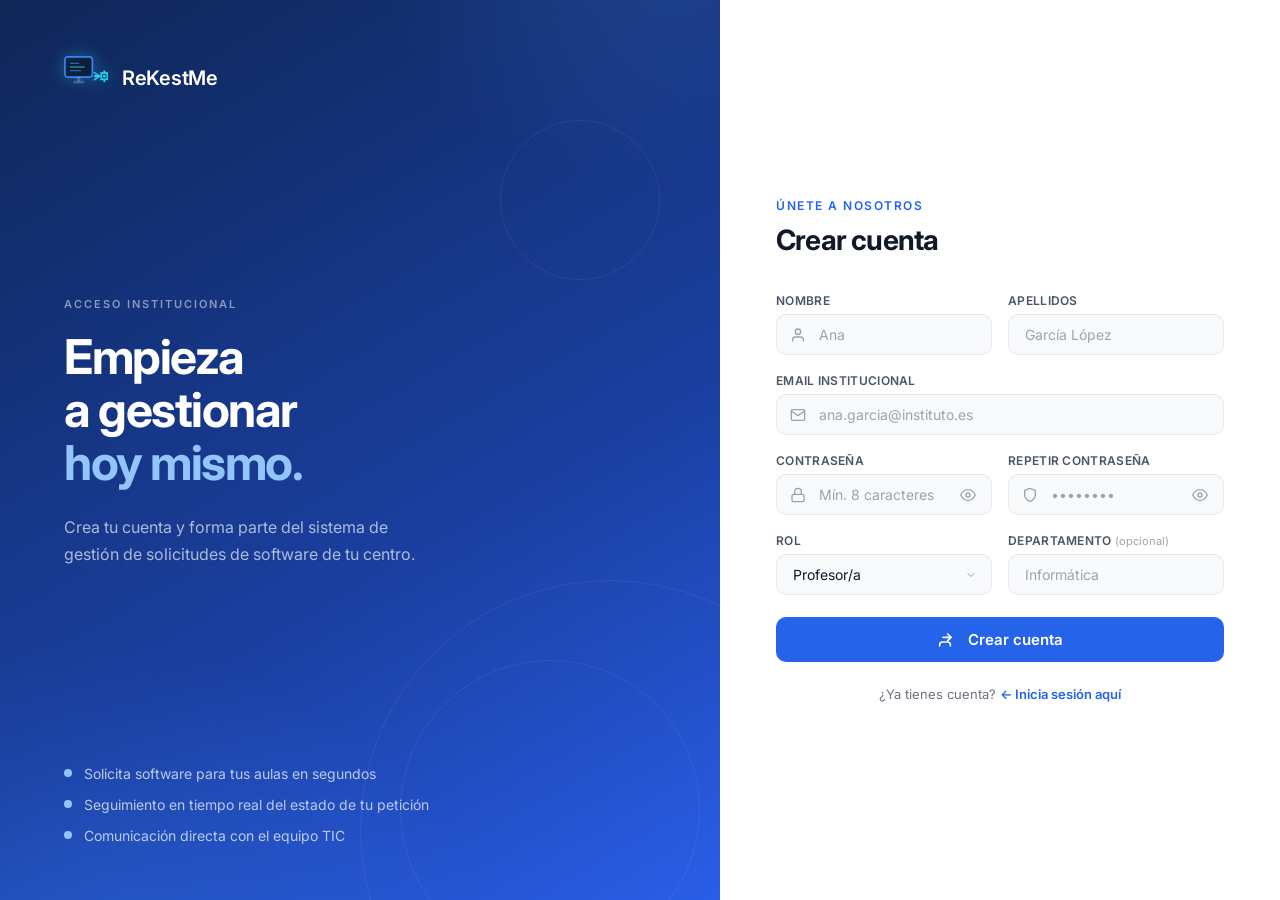
<file: frontend/pages/registro.html>
<!DOCTYPE html>
<html lang="es">
<head>
<meta charset="UTF-8">
<meta name="viewport" content="width=device-width, initial-scale=1.0">
<title>Crear cuenta — ReKestMe</title>
<link rel="icon" type="image/svg+xml" href="../img/logo.svg" />
<link href="https://fonts.googleapis.com/css2?family=Inter:wght@300;400;500;600;700&display=swap" rel="stylesheet">
<style>
  *, *::before, *::after { box-sizing: border-box; margin: 0; padding: 0; }

  :root {
    --blue-900: #0f2657;
    --blue-800: #163580;
    --blue-700: #1a3fa0;
    --blue-600: #1d4ed8;
    --blue-500: #2563eb;
    --blue-400: #3b82f6;
    --blue-100: #dbeafe;
    --blue-50:  #eff6ff;
    --gray-50:  #f9fafb;
    --gray-100: #f3f4f6;
    --gray-200: #e5e7eb;
    --gray-300: #d1d5db;
    --gray-400: #9ca3af;
    --gray-500: #6b7280;
    --gray-600: #4b5563;
    --gray-700: #374151;
    --gray-900: #111827;
    --red-500:  #ef4444;
    --red-100:  #fee2e2;
    --green-500:#22c55e;
    --green-100:#dcfce7;
  }

  html, body {
    height: 100%;
    font-family: 'Inter', sans-serif;
    background: var(--blue-900);
    color: var(--gray-900);
  }

  .page {
    display: flex;
    min-height: 100vh;
    width: 100vw;
  }

  /* LEFT PANEL */
  .panel-left {
    flex: 1;
    background: linear-gradient(150deg, var(--blue-900) 0%, var(--blue-700) 60%, #2a5ee8 100%);
    display: flex;
    flex-direction: column;
    justify-content: space-between;
    padding: 56px 64px;
    position: relative;
    overflow: hidden;
    min-height: 100vh;
  }

  .panel-left::before {
    content: '';
    position: absolute;
    inset: 0;
    background:
      radial-gradient(ellipse 600px 500px at 10% 110%, rgba(59,130,246,0.25) 0%, transparent 70%),
      radial-gradient(ellipse 400px 400px at 90% -10%, rgba(99,160,255,0.15) 0%, transparent 70%);
  }

  .brand {
    display: flex;
    align-items: center;
    gap: 14px;
    position: relative;
    z-index: 1;
  }

  .brand-icon {
    width: 44px; height: 44px;
    background: rgba(255,255,255,0.15);
    border-radius: 12px;
    display: flex; align-items: center; justify-content: center;
    border: 1px solid rgba(255,255,255,0.2);
  }

  .brand-icon svg { width: 24px; height: 24px; }

  .brand-name {
    font-size: 20px;
    font-weight: 600;
    color: #fff;
    letter-spacing: -0.3px;
  }

  .hero { position: relative; z-index: 1; }

  .hero-tagline {
    font-size: 11px;
    font-weight: 600;
    letter-spacing: 2px;
    text-transform: uppercase;
    color: rgba(255,255,255,0.5);
    margin-bottom: 20px;
  }

  .hero-title {
    font-size: 48px;
    font-weight: 700;
    line-height: 1.1;
    color: #fff;
    letter-spacing: -1.5px;
    margin-bottom: 24px;
  }

  .hero-title span { color: #93c5fd; }

  .hero-body {
    font-size: 16px;
    line-height: 1.7;
    color: rgba(255,255,255,0.65);
    max-width: 380px;
  }

  .features-list {
    position: relative;
    z-index: 1;
    display: flex;
    flex-direction: column;
    gap: 14px;
  }

  .feature-item {
    display: flex;
    align-items: center;
    gap: 12px;
  }

  .feature-dot {
    width: 8px; height: 8px;
    background: #93c5fd;
    border-radius: 50%;
    flex-shrink: 0;
  }

  .feature-text {
    font-size: 14px;
    color: rgba(255,255,255,0.7);
  }

  .deco {
    position: absolute;
    border-radius: 50%;
    border: 1px solid rgba(255,255,255,0.07);
  }
  .deco-1 { width: 500px; height: 500px; bottom: -180px; right: -140px; }
  .deco-2 { width: 300px; height: 300px; bottom: -60px; right: 20px; }
  .deco-3 { width: 160px; height: 160px; top: 120px; right: 60px; }

  /* RIGHT PANEL */
  .panel-right {
    width: 560px;
    min-width: 500px;
    background: #fff;
    display: flex;
    flex-direction: column;
    justify-content: center;
    padding: 56px 56px;
    overflow-y: auto;
  }

  .form-header { margin-bottom: 36px; }

  .form-eyebrow {
    font-size: 12px;
    font-weight: 600;
    letter-spacing: 1.5px;
    text-transform: uppercase;
    color: var(--blue-500);
    margin-bottom: 10px;
  }

  .form-title {
    font-size: 28px;
    font-weight: 700;
    letter-spacing: -0.8px;
    color: var(--gray-900);
  }

  /* FORM */
  .form { display: flex; flex-direction: column; gap: 18px; }

  .form-row {
    display: grid;
    grid-template-columns: 1fr 1fr;
    gap: 16px;
  }

  .field { display: flex; flex-direction: column; gap: 6px; }

  .field-label {
    font-size: 12px;
    font-weight: 600;
    letter-spacing: 0.3px;
    color: var(--gray-600);
    text-transform: uppercase;
  }

  .field-label .optional {
    font-size: 11px;
    font-weight: 400;
    text-transform: none;
    letter-spacing: 0;
    color: var(--gray-400);
  }

  .input-wrap {
    position: relative;
    display: flex;
    align-items: center;
  }

  .input-icon {
    position: absolute;
    left: 14px;
    color: var(--gray-400);
    pointer-events: none;
    transition: color 0.15s;
  }

  .input-wrap:focus-within .input-icon { color: var(--blue-500); }

  .field-input {
    width: 100%;
    padding: 11px 16px 11px 42px;
    border: 1.5px solid var(--gray-200);
    border-radius: 10px;
    font-family: 'Inter', sans-serif;
    font-size: 14px;
    color: var(--gray-900);
    background: var(--gray-50);
    outline: none;
    transition: all 0.15s;
  }

  .field-input.no-icon {
    padding-left: 16px;
  }

  .field-input::placeholder { color: var(--gray-400); }

  .field-input:focus {
    border-color: var(--blue-500);
    background: #fff;
    box-shadow: 0 0 0 3px rgba(37,99,235,0.1);
  }

  .field-input.error {
    border-color: var(--red-500);
    background: #fff;
    box-shadow: 0 0 0 3px rgba(239,68,68,0.08);
  }

  .field-select {
    width: 100%;
    padding: 11px 16px;
    border: 1.5px solid var(--gray-200);
    border-radius: 10px;
    font-family: 'Inter', sans-serif;
    font-size: 14px;
    color: var(--gray-900);
    background: var(--gray-50);
    outline: none;
    transition: all 0.15s;
    cursor: pointer;
    appearance: none;
    background-image: url("data:image/svg+xml,%3Csvg xmlns='http://www.w3.org/2000/svg' width='12' height='12' viewBox='0 0 24 24' fill='none' stroke='%239ca3af' stroke-width='2' stroke-linecap='round' stroke-linejoin='round'%3E%3Cpolyline points='6 9 12 15 18 9'/%3E%3C/svg%3E");
    background-repeat: no-repeat;
    background-position: right 14px center;
  }

  .field-select:focus {
    border-color: var(--blue-500);
    background-color: #fff;
    box-shadow: 0 0 0 3px rgba(37,99,235,0.1);
  }

  .input-action {
    position: absolute;
    right: 14px;
    background: none;
    border: none;
    cursor: pointer;
    color: var(--gray-400);
    padding: 2px;
    display: flex;
    align-items: center;
    transition: color 0.15s;
  }
  .input-action:hover { color: var(--gray-700); }

  /* SUBMIT BTN */
  .submit-btn {
    width: 100%;
    padding: 13px;
    background: var(--blue-500);
    color: #fff;
    font-family: 'Inter', sans-serif;
    font-size: 15px;
    font-weight: 600;
    border: none;
    border-radius: 10px;
    cursor: pointer;
    display: flex;
    align-items: center;
    justify-content: center;
    gap: 8px;
    transition: all 0.2s;
    margin-top: 4px;
  }
  .submit-btn:hover:not(:disabled) {
    background: var(--blue-700);
    transform: translateY(-1px);
    box-shadow: 0 8px 20px rgba(37,99,235,0.35);
  }
  .submit-btn:active:not(:disabled) {
    transform: translateY(0);
    box-shadow: none;
  }
  .submit-btn:disabled { opacity: 0.7; cursor: not-allowed; }

  /* LOGIN FOOTER */
  .login-row {
    margin-top: 24px;
    text-align: center;
    font-size: 13px;
    color: var(--gray-500);
  }
  .login-row a {
    color: var(--blue-500);
    font-weight: 600;
    text-decoration: none;
  }
  .login-row a:hover { color: var(--blue-700); }

  /* auth.js compat */
  .alert {
    padding: 12px 16px;
    border-radius: 10px;
    font-size: 13px;
    line-height: 1.5;
    margin-bottom: 20px;
  }
  .alert ul { padding-left: 1.2em; margin: 0; }
  .alert-danger { background: var(--red-100); color: #b91c1c; }
  .alert-success { background: var(--green-100); color: #166534; }
  .spinner-border {
    display: inline-block;
    width: 1rem; height: 1rem;
    border: 2px solid rgba(255,255,255,.4);
    border-top-color: #fff;
    border-radius: 50%;
    animation: spin .65s linear infinite;
    vertical-align: middle;
  }
  .spinner-border-sm { width: .875rem; height: .875rem; }
  .me-2 { margin-right: .5rem; }
  .mb-0 { margin-bottom: 0; }
  .mt-1 { margin-top: .25rem; }

  @keyframes spin { to { transform: rotate(360deg); } }

  @media (max-width: 960px) {
    .panel-left { display: none; }
    .panel-right { width: 100%; min-width: 0; padding: 40px 28px; }
    .form-row { grid-template-columns: 1fr; }
  }
</style>
</head>
<body>

<div class="page">
  <!-- LEFT PANEL -->
  <div class="panel-left">
    <div class="deco deco-1"></div>
    <div class="deco deco-2"></div>
    <div class="deco deco-3"></div>

    <div class="brand">
      <img src="../img/logo-icon.svg" alt="ReKestMe" style="width:44px;height:44px;flex-shrink:0;filter:drop-shadow(0 0 8px rgba(34,211,238,0.35));">
      <span class="brand-name">ReKestMe</span>
    </div>

    <div class="hero">
      <p class="hero-tagline">Acceso institucional</p>
      <h1 class="hero-title">Empieza<br>a gestionar<br><span>hoy mismo.</span></h1>
      <p class="hero-body">Crea tu cuenta y forma parte del sistema de gestión de solicitudes de software de tu centro.</p>
    </div>

    <div class="features-list">
      <div class="feature-item">
        <div class="feature-dot"></div>
        <span class="feature-text">Solicita software para tus aulas en segundos</span>
      </div>
      <div class="feature-item">
        <div class="feature-dot"></div>
        <span class="feature-text">Seguimiento en tiempo real del estado de tu petición</span>
      </div>
      <div class="feature-item">
        <div class="feature-dot"></div>
        <span class="feature-text">Comunicación directa con el equipo TIC</span>
      </div>
    </div>
  </div>

  <!-- RIGHT PANEL -->
  <div class="panel-right">
    <div class="form-header">
      <p class="form-eyebrow">Únete a nosotros</p>
      <h2 class="form-title">Crear cuenta</h2>
    </div>

    <div id="errorRegistro"></div>

    <form class="form" id="formRegistro" novalidate>

      <!-- NOMBRE / APELLIDOS -->
      <div class="form-row">
        <div class="field">
          <label class="field-label" for="nombre">Nombre</label>
          <div class="input-wrap">
            <svg class="input-icon" width="16" height="16" viewBox="0 0 24 24" fill="none" stroke="currentColor" stroke-width="2" stroke-linecap="round" stroke-linejoin="round">
              <path d="M20 21v-2a4 4 0 0 0-4-4H8a4 4 0 0 0-4 4v2"/><circle cx="12" cy="7" r="4"/>
            </svg>
            <input class="field-input" id="nombre" type="text" placeholder="Ana" required autocomplete="given-name">
          </div>
        </div>
        <div class="field">
          <label class="field-label" for="apellidos">Apellidos</label>
          <input class="field-input no-icon" id="apellidos" type="text" placeholder="García López" required autocomplete="family-name">
        </div>
      </div>

      <!-- EMAIL -->
      <div class="field">
        <label class="field-label" for="email">Email institucional</label>
        <div class="input-wrap">
          <svg class="input-icon" width="16" height="16" viewBox="0 0 24 24" fill="none" stroke="currentColor" stroke-width="2" stroke-linecap="round" stroke-linejoin="round">
            <path d="M4 4h16c1.1 0 2 .9 2 2v12c0 1.1-.9 2-2 2H4c-1.1 0-2-.9-2-2V6c0-1.1.9-2 2-2z"/>
            <polyline points="22,6 12,13 2,6"/>
          </svg>
          <input class="field-input" id="email" type="email" placeholder="ana.garcia@instituto.es" required autocomplete="email">
        </div>
      </div>

      <!-- PASSWORD / REPETIR -->
      <div class="form-row">
        <div class="field">
          <label class="field-label" for="password">Contraseña</label>
          <div class="input-wrap">
            <svg class="input-icon" width="16" height="16" viewBox="0 0 24 24" fill="none" stroke="currentColor" stroke-width="2" stroke-linecap="round" stroke-linejoin="round">
              <rect x="3" y="11" width="18" height="11" rx="2"/><path d="M7 11V7a5 5 0 0 1 10 0v4"/>
            </svg>
            <input class="field-input" id="password" type="password" placeholder="Mín. 8 caracteres" required minlength="8" autocomplete="new-password">
            <button type="button" class="input-action" onclick="togglePwd('password','eye1')" title="Mostrar/ocultar">
              <svg id="eye1" width="16" height="16" viewBox="0 0 24 24" fill="none" stroke="currentColor" stroke-width="2" stroke-linecap="round" stroke-linejoin="round">
                <path d="M1 12s4-8 11-8 11 8 11 8-4 8-11 8-11-8-11-8z"/><circle cx="12" cy="12" r="3"/>
              </svg>
            </button>
          </div>
        </div>
        <div class="field">
          <label class="field-label" for="password2">Repetir contraseña</label>
          <div class="input-wrap">
            <svg class="input-icon" width="16" height="16" viewBox="0 0 24 24" fill="none" stroke="currentColor" stroke-width="2" stroke-linecap="round" stroke-linejoin="round">
              <path d="M12 22s8-4 8-10V5l-8-3-8 3v7c0 6 8 10 8 10z"/>
            </svg>
            <input class="field-input" id="password2" type="password" placeholder="••••••••" required autocomplete="new-password">
            <button type="button" class="input-action" onclick="togglePwd('password2','eye2')" title="Mostrar/ocultar">
              <svg id="eye2" width="16" height="16" viewBox="0 0 24 24" fill="none" stroke="currentColor" stroke-width="2" stroke-linecap="round" stroke-linejoin="round">
                <path d="M1 12s4-8 11-8 11 8 11 8-4 8-11 8-11-8-11-8z"/><circle cx="12" cy="12" r="3"/>
              </svg>
            </button>
          </div>
        </div>
      </div>

      <!-- ROL / DEPARTAMENTO -->
      <div class="form-row">
        <div class="field">
          <label class="field-label" for="rol">Rol</label>
          <select class="field-select" id="rol" required>
            <option value="profesor">Profesor/a</option>
            <option value="tic">Personal TIC</option>
          </select>
        </div>
        <div class="field">
          <label class="field-label" for="departamento">Departamento <span class="optional">(opcional)</span></label>
          <input class="field-input no-icon" id="departamento" type="text" placeholder="Informática">
        </div>
      </div>

      <!-- SUBMIT -->
      <button class="submit-btn" type="submit"
        data-texto='<svg width="16" height="16" viewBox="0 0 24 24" fill="none" stroke="currentColor" stroke-width="2.5" stroke-linecap="round" stroke-linejoin="round" style="margin-right:.4rem"><path d="M20 21v-2a4 4 0 0 0-4-4H8a4 4 0 0 0-4 4v2"/><polyline points="16 3 21 8 16 13"/><line x1="21" y1="8" x2="9" y2="8"/></svg>Crear cuenta'>
        <svg width="16" height="16" viewBox="0 0 24 24" fill="none" stroke="currentColor" stroke-width="2.5" stroke-linecap="round" stroke-linejoin="round" style="margin-right:.4rem"><path d="M20 21v-2a4 4 0 0 0-4-4H8a4 4 0 0 0-4 4v2"/><polyline points="16 3 21 8 16 13"/><line x1="21" y1="8" x2="9" y2="8"/></svg>
        Crear cuenta
      </button>
    </form>

    <p class="login-row">
      ¿Ya tienes cuenta? <a href="login.html">← Inicia sesión aquí</a>
    </p>
  </div>
</div>

<script>
  function togglePwd(inputId, iconId) {
    const input = document.getElementById(inputId);
    const icon = document.getElementById(iconId);
    const visible = input.type === 'text';
    input.type = visible ? 'password' : 'text';
    icon.innerHTML = visible
      ? `<path d="M1 12s4-8 11-8 11 8 11 8-4 8-11 8-11-8-11-8z"/><circle cx="12" cy="12" r="3"/>`
      : `<path d="M17.94 17.94A10.07 10.07 0 0 1 12 20c-7 0-11-8-11-8a18.45 18.45 0 0 1 5.06-5.94M9.9 4.24A9.12 9.12 0 0 1 12 4c7 0 11 8 11 8a18.5 18.5 0 0 1-2.16 3.19m-6.72-1.07a3 3 0 1 1-4.24-4.24"/><line x1="1" y1="1" x2="23" y2="23"/>`;
  }
</script>
<script type="module" src="../js/auth.js"></script>
</body>
</html>
</file>
